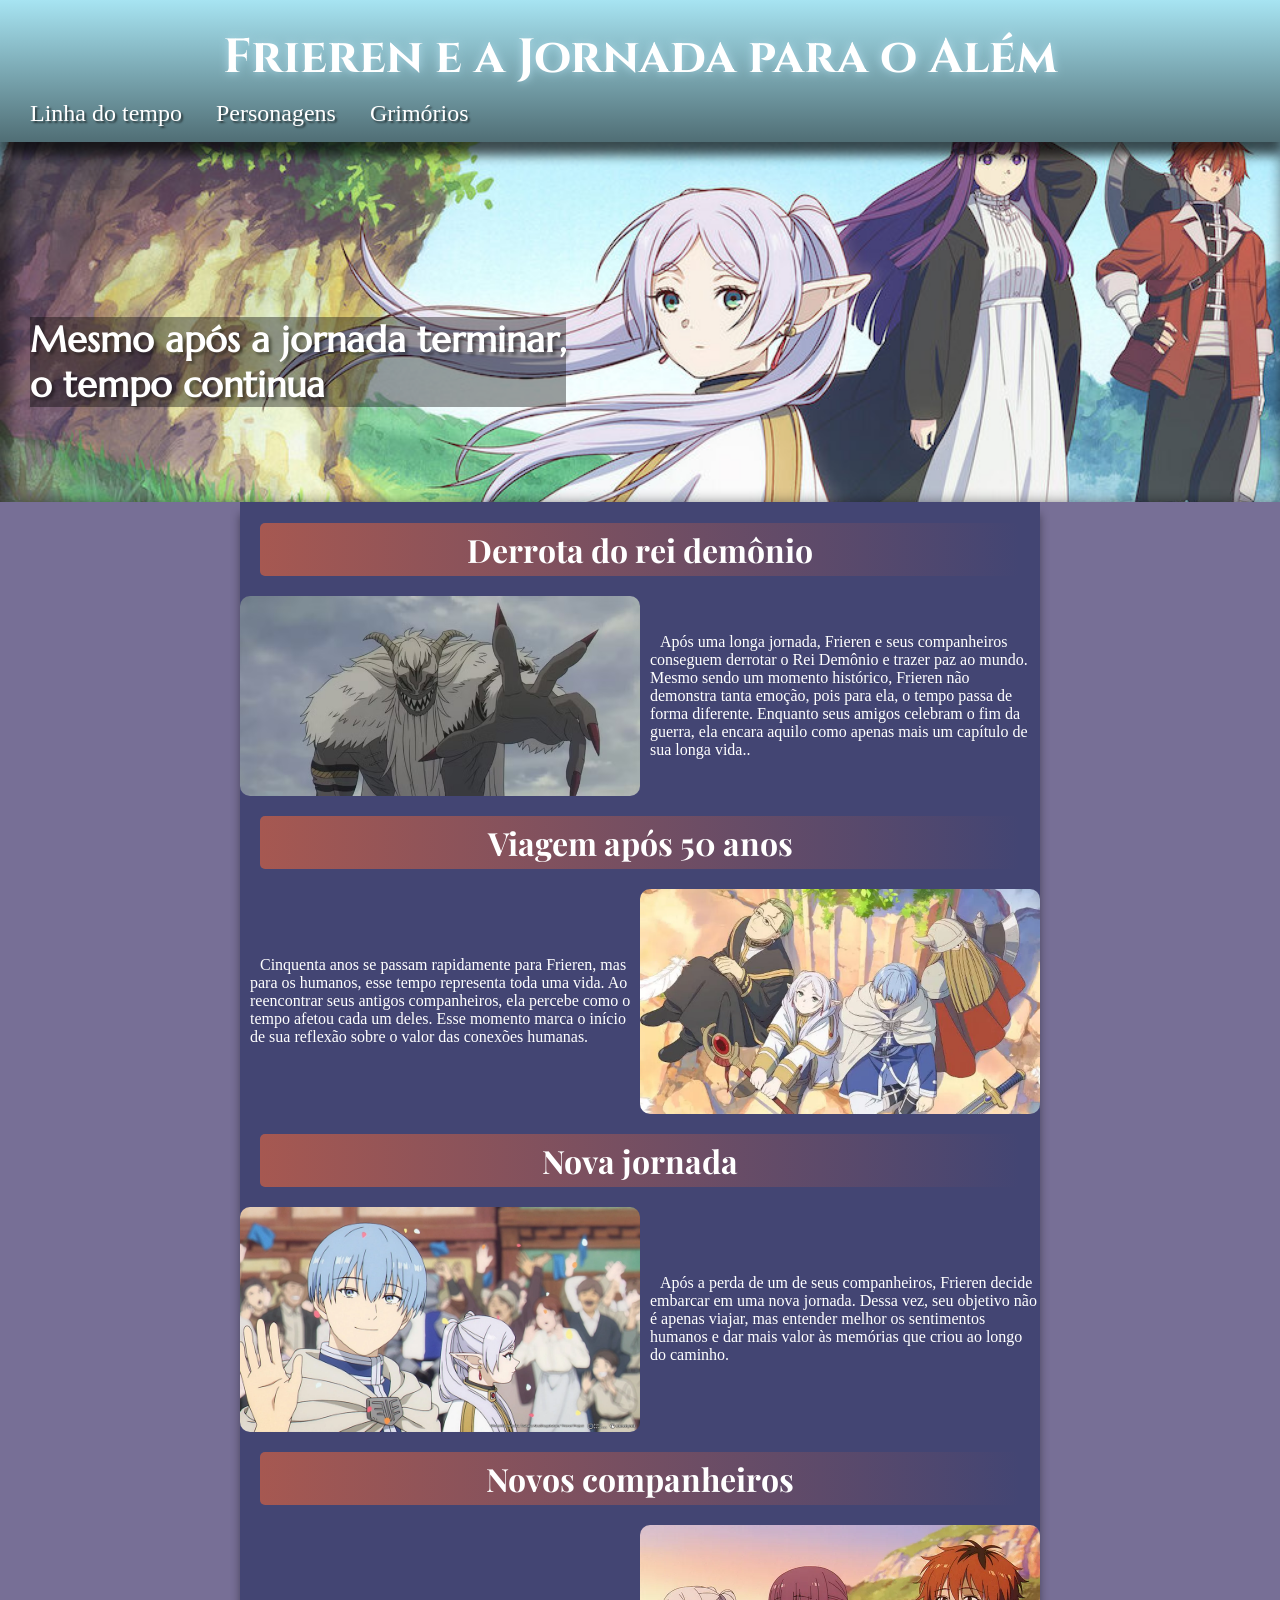
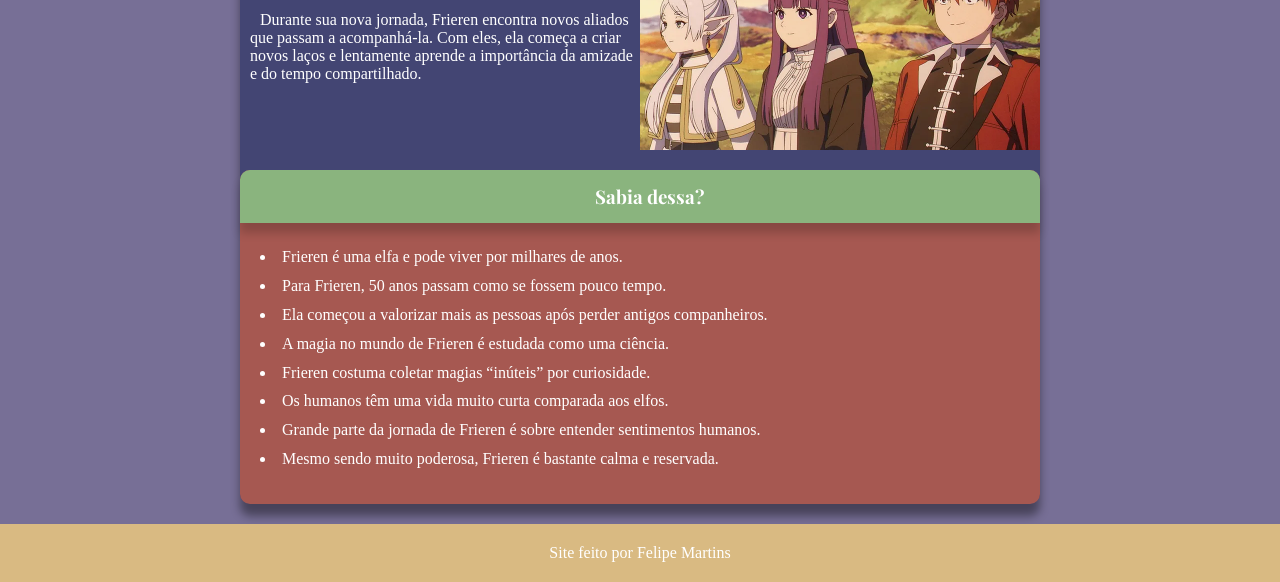
<file: index.html>
<!DOCTYPE html>
<html lang="pt-br">
<head>
    <meta charset="UTF-8">
    <meta name="viewport" content="width=device-width, initial-scale=1.0">
    <title>A jornada de Frieren</title>
    <link rel="stylesheet" href="style.css">
</head>
<body>
        <header>
            <h1>Frieren e a Jornada para o Além</h1>
            <nav>
                <a href="index.html">Linha do tempo</a>
                <a href="personagens.html">Personagens</a>
                <a href="">Grimórios</a>
            </nav>
        </header>
        <section id="imagem">
            <p id="textoimagem">Mesmo após a jornada terminar, <br> o tempo continua</p>
        </section>
    <main> 
        <h1>Derrota do rei demônio</h1>
        
        <section class="seção1">
            <img src="imagens/reidemonio.avif" alt="">
             <p>Após uma longa jornada, Frieren e seus companheiros conseguem derrotar o Rei Demônio e trazer paz ao mundo. Mesmo sendo um momento histórico, Frieren não demonstra tanta emoção, pois para ela, o tempo passa de forma diferente. Enquanto seus amigos celebram o fim da guerra, ela encara aquilo como apenas mais um capítulo de sua longa vida..</p>
        </section>

        <h1>Viagem após 50 anos</h1>

        <section class="seção2">
             <p>Cinquenta anos se passam rapidamente para Frieren, mas para os humanos, esse tempo representa toda uma vida. Ao reencontrar seus antigos companheiros, ela percebe como o tempo afetou cada um deles. Esse momento marca o início de sua reflexão sobre o valor das conexões humanas.</p>
             <img src="imagens/frierenamigos.webp" alt="">
        </section>

        <h1>Nova jornada</h1>

        <section class="seção1">
            <img src="imagens/frierenhumanos.webp" alt="">
              <p>Após a perda de um de seus companheiros, Frieren decide embarcar em uma nova jornada. Dessa vez, seu objetivo não é apenas viajar, mas entender melhor os sentimentos humanos e dar mais valor às memórias que criou ao longo do caminho.</p>
        </section>
        
        <h1>Novos companheiros</h1>
        <section class="seção2">
            <p>Durante sua nova jornada, Frieren encontra novos aliados que passam a acompanhá-la. Com eles, ela começa a criar novos laços e lentamente aprende a importância da amizade e do tempo compartilhado.</p>
            <img src="imagens/frierenamigosnovos.webp" alt="" style="padding-bottom: 20px;">
        </section>
        <aside>
    <ul>
        <h3>Sabia dessa?</h3>
        <li>Frieren é uma elfa e pode viver por milhares de anos.</li>
        <li>Para Frieren, 50 anos passam como se fossem pouco tempo.</li>
        <li>Ela começou a valorizar mais as pessoas após perder antigos companheiros.</li>
        <li>A magia no mundo de Frieren é estudada como uma ciência.</li>
        <li>Frieren costuma coletar magias “inúteis” por curiosidade.</li>
        <li>Os humanos têm uma vida muito curta comparada aos elfos.</li>
        <li>Grande parte da jornada de Frieren é sobre entender sentimentos humanos.</li>
        <li>Mesmo sendo muito poderosa, Frieren é bastante calma e reservada.</li>
    </ul>
        </aside>
    </main>
    <footer>
        <p>Site feito por <a href="https://github.com/StarLord1818">Felipe Martins</a></p>
    </footer>
</body>
</html>
</file>
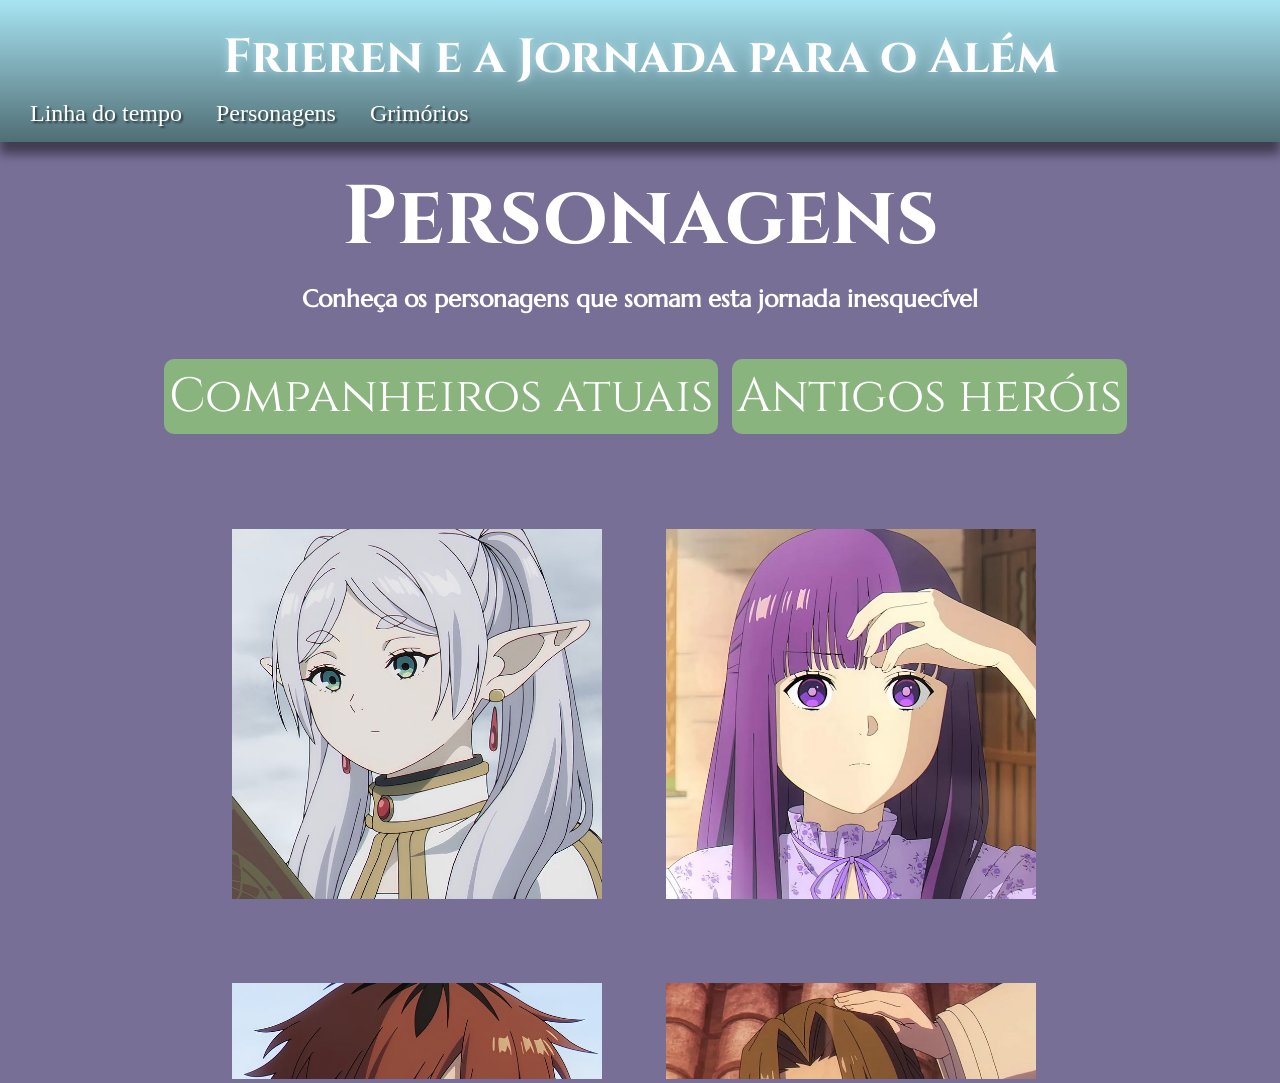
<file: personagens.html>
<!DOCTYPE html>
<html lang="pt-br">
<head>
    <meta charset="UTF-8">
    <meta name="viewport" content="width=device-width, initial-scale=1.0">
    <title>Document</title>
    <link rel="stylesheet" href="personagens.css">
</head>
<body>
    <header>
            <h1>Frieren e a Jornada para o Além</h1>
            <nav>
                <a href="index.html">Linha do tempo</a>
                <a href="personagens.html">Personagens</a>
                <a href="">Grimórios</a>
            </nav>
        </header>
        <h1 style="font-size: 6.5vw;">Personagens</h1>
        <h2>Conheça os personagens que somam esta jornada inesquecível</h2>

        <section id="botao">
            <a href="primarios.html" target="personagens" id="companheiros">Companheiros atuais</a>
            <a href="secundarios.html" target="personagens" id="antigos">Antigos heróis</a>
        </section>
        
        <iframe src="primarios.html" name="personagens" frameborder="0"></iframe>
</html>
</file>
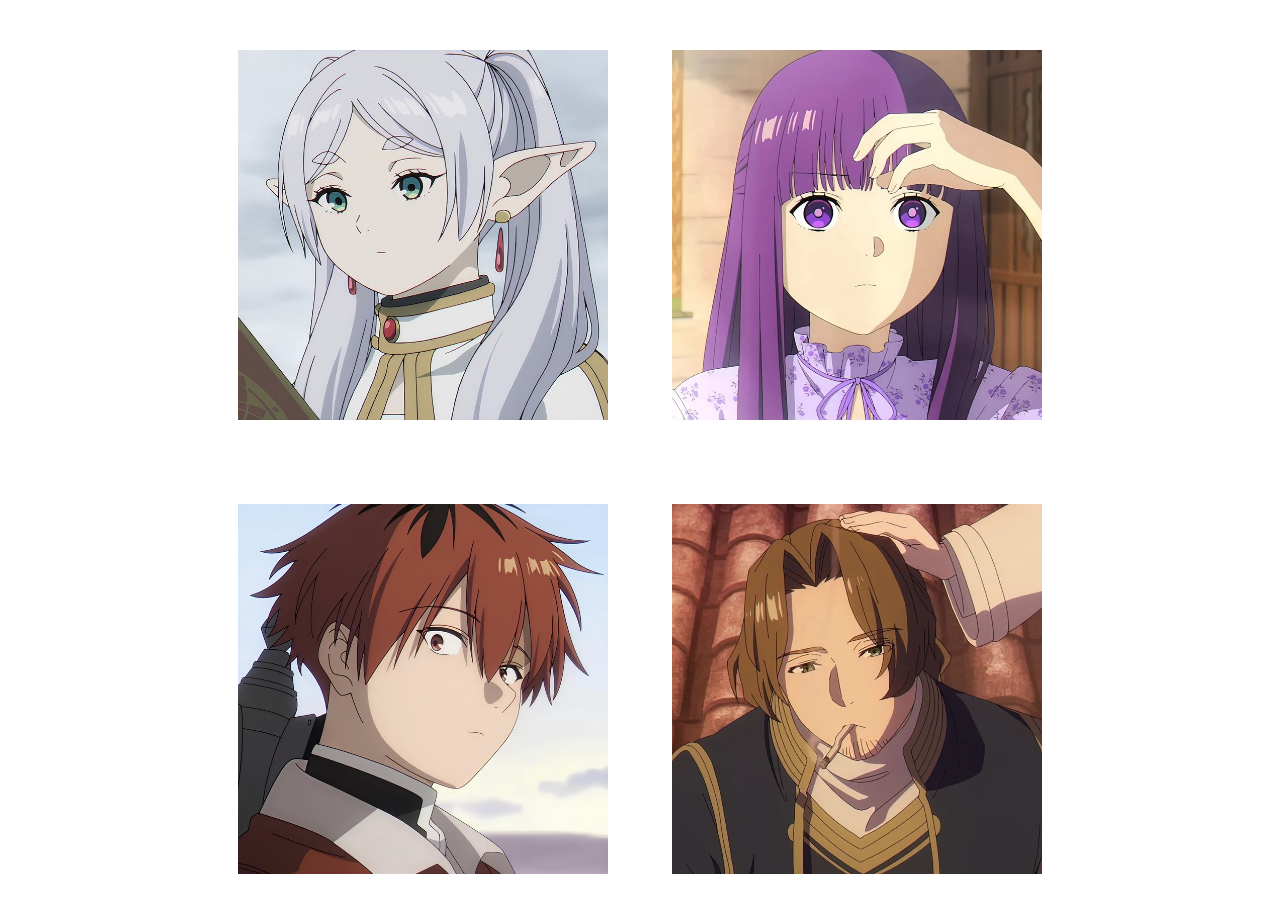
<file: primarios.html>
<!DOCTYPE html>
<html lang="pt-br">
<head>
    <meta charset="UTF-8">
    <meta name="viewport" content="width=device-width, initial-scale=1.0">
    <title>Document</title>
    <link rel="stylesheet" href="primarios.css">
</head>
<body>
     <main>
                  <section class="personagem">
                    <img src="imagenspersonagens/frieren.jpg" alt="Frieren">
                    <h1>Frieren</h1>
                    <p>Uma maga elfa que participou da jornada responsável por derrotar o Rei Demônio. Após a morte de seus antigos companheiros, Frieren embarca em uma nova viagem para compreender melhor os sentimentos humanos e o valor do tempo compartilhado com aqueles que amamos.</p>

                    </section>
                    <section class="personagem">
                    <img src="imagenspersonagens/fern.jpg" alt="Fern">
                    <h1>Fern</h1>
                    <p>Aprendiz de Frieren e uma das magas mais talentosas de sua geração. Determinada, responsável e extremamente dedicada aos estudos mágicos, Fern acompanha sua mestra em busca de novos conhecimentos e experiências.</p>
                    </section>

                    <section class="personagem">
                    <img src="imagenspersonagens/stark.jpg" alt="Stark">
                    <h1>Stark</h1>
                    <p>Um jovem guerreiro treinado por Eisen. Apesar de sua personalidade insegura, possui grande coragem e força em batalha. Sua determinação em proteger seus amigos faz dele um companheiro indispensável na jornada.</p>
                    </section>

                    <section class="personagem">
                    <img src="imagenspersonagens/sein.jpg" alt="Sein">
                    <h1>Sein</h1>
                    <p>Sein é um sacerdote talentoso e de meia-idade que se junta brevemente ao grupo da maga Frieren em sua jornada. Embora seja um excelente curandeiro com grande potencial, ele decide deixar o grupo posteriormente para seguir sua própria missão pessoal na esperança de reencontrar um amigo de infância.</p>
                </section>
              </main>
</body>
</html>
</file>
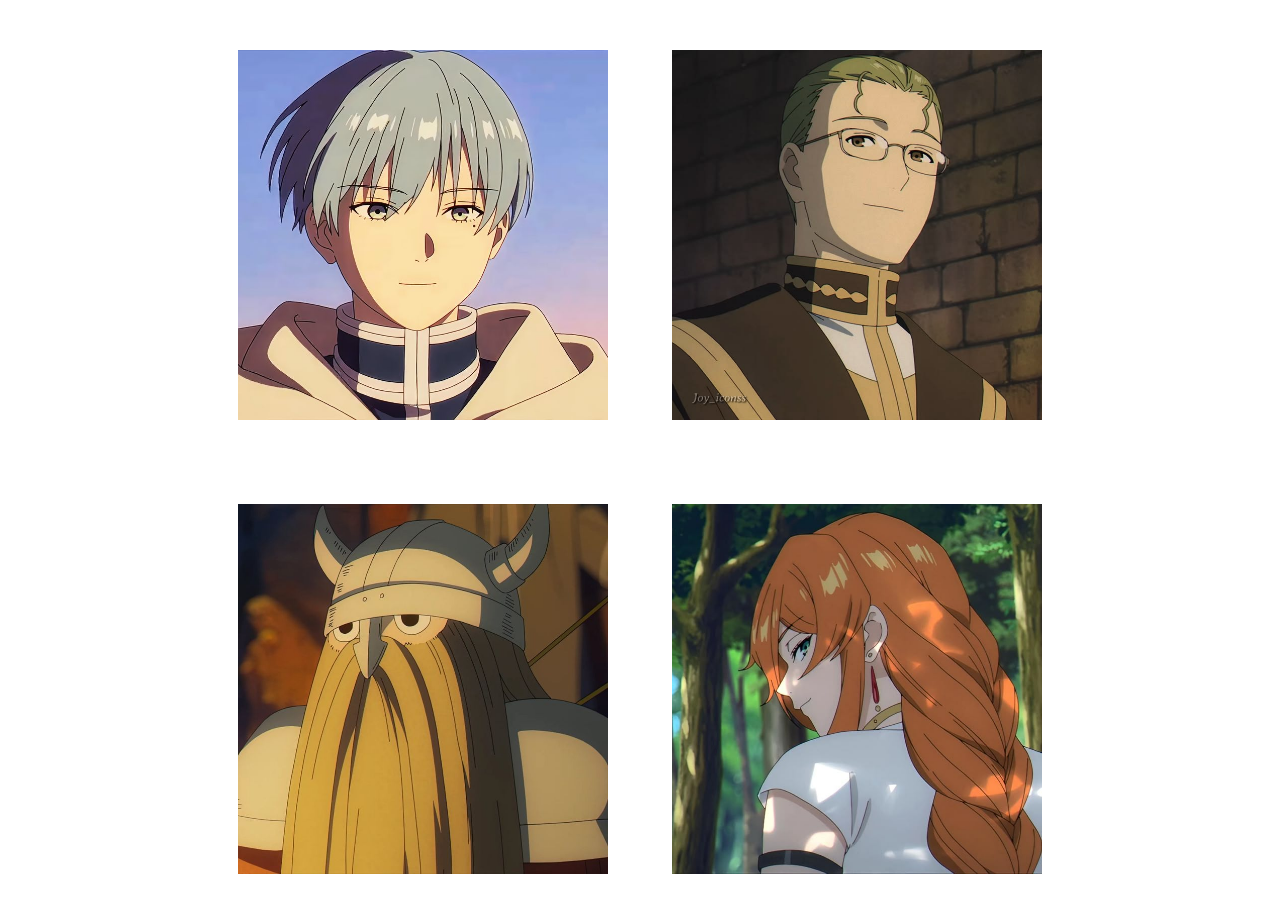
<file: secundarios.html>
<!DOCTYPE html>
<html lang="pt-br">
<head>
    <meta charset="UTF-8">
    <meta name="viewport" content="width=device-width, initial-scale=1.0">
    <title>Document</title>
    <link rel="stylesheet" href="secundarios.css">
</head>
<body>
    <main>
    <section class="personagem">
        <img src="imagenspersonagens/⊱✰⊰.jpg" alt="">
        <h1>Himmel</h1>
        <p class="frieren">Uma maga elfa que participou da jornada responsável por derrotar o Rei Demônio. Após a morte de seus antigos companheiros, Frieren embarca em uma nova viagem para compreender melhor os sentimentos humanos e o valor do tempo compartilhado com aqueles que amamos.</p>
        </section>
        <section class="personagem">
        <img src="imagenspersonagens/Heiter _ Check this profile for better PFP_Icons 🌸✨.jpg" alt="Fern">
        <h1>Heiter</h1>
        <p>Aprendiz de Frieren e uma das magas mais talentosas de sua geração. Determinada, responsável e extremamente dedicada aos estudos mágicos, Fern acompanha sua mestra em busca de novos conhecimentos e experiências.</p>
        </section>
        <section class="personagem">
        <img src="imagenspersonagens/Eisen - Sousou no Frieren icons _ Frieren_ Beyond Journey’s End icons.jpg" alt="Stark">
        <h1>Eisen</h1>
        <p>Um jovem guerreiro treinado por Eisen. Apesar de sua personalidade insegura, possui grande coragem e força em batalha. Sua determinação em proteger seus amigos faz dele um companheiro indispensável na jornada.</p>
        </section>
        <section class="personagem">
        <img src="imagenspersonagens/Credit_ 𝐀zα࣪z𝗲̫̄l.jpg" alt="Sein">
        <h1>Flamme</h1>
        <p>Sein é um sacerdote talentoso e de meia-idade que se junta brevemente ao grupo da maga Frieren em sua jornada. Embora seja um excelente curandeiro com grande potencial, ele decide deixar o grupo posteriormente para seguir sua própria missão pessoal na esperança de reencontrar um amigo de infância.</p>
    </section>
    </main>
</body>
</html>
</file>
<file: style.css>
@charset "UTF-8";

@import url('https://fonts.googleapis.com/css2?family=Bebas+Neue&family=Cinzel:wght@400..900&family=Playwrite+AT:ital,wght@0,100..400;1,100..400&family=Work+Sans:ital,wght@0,100..900;1,100..900&display=swap');

@import url('https://fonts.googleapis.com/css2?family=Bebas+Neue&family=Cinzel:wght@400..900&family=Playfair+Display+SC:ital,wght@0,400;0,700;0,900;1,400;1,700;1,900&family=Playfair+Display:ital,wght@0,400..900;1,400..900&family=Playwrite+AT:ital,wght@0,100..400;1,100..400&family=Work+Sans:ital,wght@0,100..900;1,100..900&display=swap');

@import url('https://fonts.googleapis.com/css2?family=Bebas+Neue&family=Cinzel:wght@400..900&family=Marcellus&family=Passion+One:wght@400;700;900&family=Playfair+Display+SC:ital,wght@0,400;0,700;0,900;1,400;1,700;1,900&family=Playfair+Display:ital,wght@0,400..900;1,400..900&family=Playwrite+AT:ital,wght@0,100..400;1,100..400&family=Sriracha&family=Work+Sans:ital,wght@0,100..900;1,100..900&display=swap');

:root {
    --roxo: #434573;
    --azul: #A7E4F2;
    --verde: #8ab47e;
    --amarelo: #D9BA82;
    --vermelho: #A65851;
}
* {
    padding: 0px;
    margin: 0px;
}
body {
    background-color: #53497ac9;
}
header {
    background-image: linear-gradient( to bottom, var(--azul), #506e75);
    box-shadow: 0px 12px 10px rgba(0, 0, 0, 0.459);
    padding: 5px;
    position: sticky;
    top: 0;
}
header h1 {
    text-align: center;
    padding-top: 20px;
    color: white;
    font:  bold 3em 'Cinzel', sans-serif;
    text-shadow: 0px 0px 10px lightblue;
}
nav {
    padding: 10px;
}
nav a{
    padding: 5px;
    font-size: 1.5em;
    margin: 10px;
    text-decoration: none;
    color: white;
    text-shadow: 2px 2px 2px rgba(0, 0, 0, 0.541);
    border-radius: 10px;
    transition-duration: 1s;
}
nav a:hover{
    background-color: var(--vermelho);
    text-decoration: underline;
    color: white;
}
#imagem {
    background-image: url('imagens/AAAABTOQQyuGFkQDY8PNLgKcnyVYGBjCouOKB7sHskCFRlGo1WsBf8ATaMn2EkuSb0aUlqhzA6Hwt1PvcjRF3XgQYPjEK9Sz85VP44xZ.jpg');
    background-repeat: no-repeat;
    background-position: center top;
    background-size: cover;
    background-attachment: fixed;
    box-shadow: inset 6px 6px 13px 6px rgba(0, 0, 0, 0.445);
    height: 40vh;
}
#textoimagem {
    display: inline-block;
    background-color: rgba(0, 0, 0, 0.384);
    color: white;
    font-family: 'Marcellus';
    font-weight: bolder;
    font-size: 4vh;
    margin-top: 80px;
    margin-left: 30px;
    text-shadow: 3px 3px 3px rgba(0, 0, 0, 0.384);
}
main {
    background-color: var(--roxo);
    color: white;
    min-width: 300px;
    max-width: 800px;
    margin: auto;
    border-bottom-left-radius: 10px;
    border-bottom-right-radius: 10px;
    box-shadow: 0px 12px 10px rgba(0, 0, 0, 0.404); 
    padding-top: 1px;
}
main h1{
    background-image: linear-gradient(to right, var(--vermelho), transparent);
    font-family: 'Playfair Display';
    text-align: center;
    padding: 5px 20px;
    margin: 20px;
    border-radius: 5px;
}
main h1:hover {
    box-shadow: 0px 0px 10px;
    transition-duration:  0.5s;
}
section img {
    border-radius: 10px;
    min-width: 400px;
    max-width: 100px;
}
section {
    display: flex;
    align-items: center;
    
}
.seção1 > p {
    display: inline-block;
    margin-left: 10px;
    text-indent: 10px;
}
.seção2  > p {
    display: inline-block;
    margin-left: 10px;
    text-indent: 10px;
}
aside h3{
    background-color: var(--verde);
    font-family: 'Playfair Display';
    text-align: center;
    padding: 10px;
    border-top-left-radius: 10px;
    border-top-right-radius: 10px;
    box-shadow: 0px 10px 10px rgba(0, 0, 0, 0.185);
    margin-bottom: 20px;
}
aside {
    background-color: var(--vermelho);
    text-align: left;
    text-indent: 20px;
    list-style-position: inside;
    line-height: 1.8;
    border-radius: 10px;
    padding-bottom: 30px;
}
footer {
    margin-top: 20px;
    padding: 20px;
    text-align: center;
    background-color: var(--amarelo);
    color: white;
}
footer:hover {
    box-shadow: 0px 0px 10px white;
    transition-duration: 0.5s;
}
footer a {
    text-decoration: none;
    color: white;
}
footer a:hover {
    color: var(--vermelho);
    text-decoration: underline;
}
</file>
<file: personagens.css>
@charset "UTF-8";

@import url('https://fonts.googleapis.com/css2?family=Bebas+Neue&family=Cinzel:wght@400..900&family=Playwrite+AT:ital,wght@0,100..400;1,100..400&family=Work+Sans:ital,wght@0,100..900;1,100..900&display=swap');

@import url('https://fonts.googleapis.com/css2?family=Bebas+Neue&family=Cinzel:wght@400..900&family=Playfair+Display+SC:ital,wght@0,400;0,700;0,900;1,400;1,700;1,900&family=Playfair+Display:ital,wght@0,400..900;1,400..900&family=Playwrite+AT:ital,wght@0,100..400;1,100..400&family=Work+Sans:ital,wght@0,100..900;1,100..900&display=swap');

@import url('https://fonts.googleapis.com/css2?family=Bebas+Neue&family=Cinzel:wght@400..900&family=Marcellus&family=Passion+One:wght@400;700;900&family=Playfair+Display+SC:ital,wght@0,400;0,700;0,900;1,400;1,700;1,900&family=Playfair+Display:ital,wght@0,400..900;1,400..900&family=Playwrite+AT:ital,wght@0,100..400;1,100..400&family=Sriracha&family=Work+Sans:ital,wght@0,100..900;1,100..900&display=swap');

:root {
    --roxo: #434573;
    --azul: #A7E4F2;
    --verde: #8ab47e;
    --amarelo: #D9BA82;
    --vermelho: #A65851;
}
* {
    padding: 0px;
    margin: 0px;
}
body {
    background-color: #53497ac9;
    width: 100vw;
}
header {
    background-image: linear-gradient( to bottom, var(--azul), #506e75);
    box-shadow: 0px 12px 10px rgba(0, 0, 0, 0.459);
    padding: 5px;
    position: sticky;
    top: 0;
}
header h1 {
    text-align: center;
    color: white;
    font:  bold 3em 'Cinzel', sans-serif;
    text-shadow: 0px 0px 10px lightblue;
}
nav {
    padding: 10px;
}
nav a{
    padding: 5px;
    font-size: 1.5em;
    margin: 10px;
    text-decoration: none;
    color: white;
    text-shadow: 2px 2px 2px rgba(0, 0, 0, 0.541);
    border-radius: 10px;
    transition-duration: 1s;
}
nav a:hover{
    background-color: var(--vermelho);
    text-decoration: underline;
    color: white;
}
h1 {
    text-align: center;
    font-family: 'Cinzel';
    font-size: 3em;
    color: white;
    margin-top: 20px;
}
h2 {
    text-align: center;
    color: white;
    font-size: 1.5em;
    font-family: 'Marcellus';
    padding-top: 10px;
}
::-webkit-scrollbar {
    width: 0px;
    height: 0px;
}
iframe {
    width: 99vw;
    height: 600px;
}
#botao {
    padding: 50px 0px;
    text-align: center;
    display: block;
}
#botao > a {
    text-decoration: none;
    font-size: 3em;
    font-family: 'Cinzel';
    color: white;
    background-color: var(--verde);
    border-radius: 10px;
    padding: 5px;
    box-sizing: border-box;
    transition-duration: 0.5s;
}
#botao a:hover {
    border: 2px solid white;
    box-shadow: 0px 0px 10px rgba(255, 255, 255, 0.973);
    font-size: 2.5em;
}
#companheiros {
    margin: 10px;
}
</file>
<file: primarios.css>
@charset "UTF-8";

@import url('https://fonts.googleapis.com/css2?family=Bebas+Neue&family=Cinzel:wght@400..900&family=Playwrite+AT:ital,wght@0,100..400;1,100..400&family=Work+Sans:ital,wght@0,100..900;1,100..900&display=swap');

@import url('https://fonts.googleapis.com/css2?family=Bebas+Neue&family=Cinzel:wght@400..900&family=Playfair+Display+SC:ital,wght@0,400;0,700;0,900;1,400;1,700;1,900&family=Playfair+Display:ital,wght@0,400..900;1,400..900&family=Playwrite+AT:ital,wght@0,100..400;1,100..400&family=Work+Sans:ital,wght@0,100..900;1,100..900&display=swap');

@import url('https://fonts.googleapis.com/css2?family=Bebas+Neue&family=Cinzel:wght@400..900&family=Marcellus&family=Passion+One:wght@400;700;900&family=Playfair+Display+SC:ital,wght@0,400;0,700;0,900;1,400;1,700;1,900&family=Playfair+Display:ital,wght@0,400..900;1,400..900&family=Playwrite+AT:ital,wght@0,100..400;1,100..400&family=Sriracha&family=Work+Sans:ital,wght@0,100..900;1,100..900&display=swap');

:root {
    --roxo: #434573;
    --azul: #A7E4F2;
    --verde: #8ab47e;
    --amarelo: #D9BA82;
    --vermelho: #A65851;
}
* {
    padding: 0px;
    margin: 0px;
}
h1 {
    text-align: center;
    font-family: 'Cinzel';
    color: white;
    font-size: 5em;
    padding-top: 10px;
}
h2 {
    text-align: center;
    color: white;
    font-size: 1.5em;
    font-family: 'Marcellus';
    padding-top: 10px;
}
main {
    text-align: center;
}
.personagem {
    display: inline-block;
    vertical-align:  top;
}
section {
    color: white;
    padding-bottom: 30px;
}
section p {
    width: 370px;
    margin: auto;
    margin-top: 10px;
    font-size: 1.5em;
}
.personagem {
    transition-duration: 1s;
}
.personagem h1, p {
    display: none;
}
.personagem:hover {
    margin-top: 10px;
}
.personagem:hover h1 {
    display: block;
}
.personagem:hover p {
    display: block;
}
img {
    width: 370px;
    margin: 50px 30px 0px 30px;
}
</file>
<file: secundarios.css>
@charset "UTF-8";

@import url('https://fonts.googleapis.com/css2?family=Bebas+Neue&family=Cinzel:wght@400..900&family=Playwrite+AT:ital,wght@0,100..400;1,100..400&family=Work+Sans:ital,wght@0,100..900;1,100..900&display=swap');

@import url('https://fonts.googleapis.com/css2?family=Bebas+Neue&family=Cinzel:wght@400..900&family=Playfair+Display+SC:ital,wght@0,400;0,700;0,900;1,400;1,700;1,900&family=Playfair+Display:ital,wght@0,400..900;1,400..900&family=Playwrite+AT:ital,wght@0,100..400;1,100..400&family=Work+Sans:ital,wght@0,100..900;1,100..900&display=swap');

@import url('https://fonts.googleapis.com/css2?family=Bebas+Neue&family=Cinzel:wght@400..900&family=Marcellus&family=Passion+One:wght@400;700;900&family=Playfair+Display+SC:ital,wght@0,400;0,700;0,900;1,400;1,700;1,900&family=Playfair+Display:ital,wght@0,400..900;1,400..900&family=Playwrite+AT:ital,wght@0,100..400;1,100..400&family=Sriracha&family=Work+Sans:ital,wght@0,100..900;1,100..900&display=swap');

:root {
    --roxo: #434573;
    --azul: #A7E4F2;
    --verde: #8ab47e;
    --amarelo: #D9BA82;
    --vermelho: #A65851;
}
* {
    padding: 0px;
    margin: 0px;
}
h1 {
    text-align: center;
    font-family: 'Cinzel';
    color: white;
    font-size: 5em;
    padding-top: 10px;
}
h2 {
    text-align: center;
    color: white;
    font-size: 1.5em;
    font-family: 'Marcellus';
    padding-top: 10px;
}
main {
    text-align: center;
}
.personagem {
    display: inline-block;
    vertical-align:  top;
}
section {
    color: white;
    padding-bottom: 30px;
}
section p {
    width: 370px;
    margin: auto;
    margin-top: 10px;
    font-size: 1.5em;
}
.personagem {
    transition-duration: 1s;
}
.personagem h1, p {
    display: none;
}
.personagem:hover {
    margin-top: 10px;
}
.personagem:hover h1 {
    display: block;
}
.personagem:hover p {
    display: block;
}
img {
    width: 370px;
    margin: 50px 30px 0px 30px;
}
</file>
